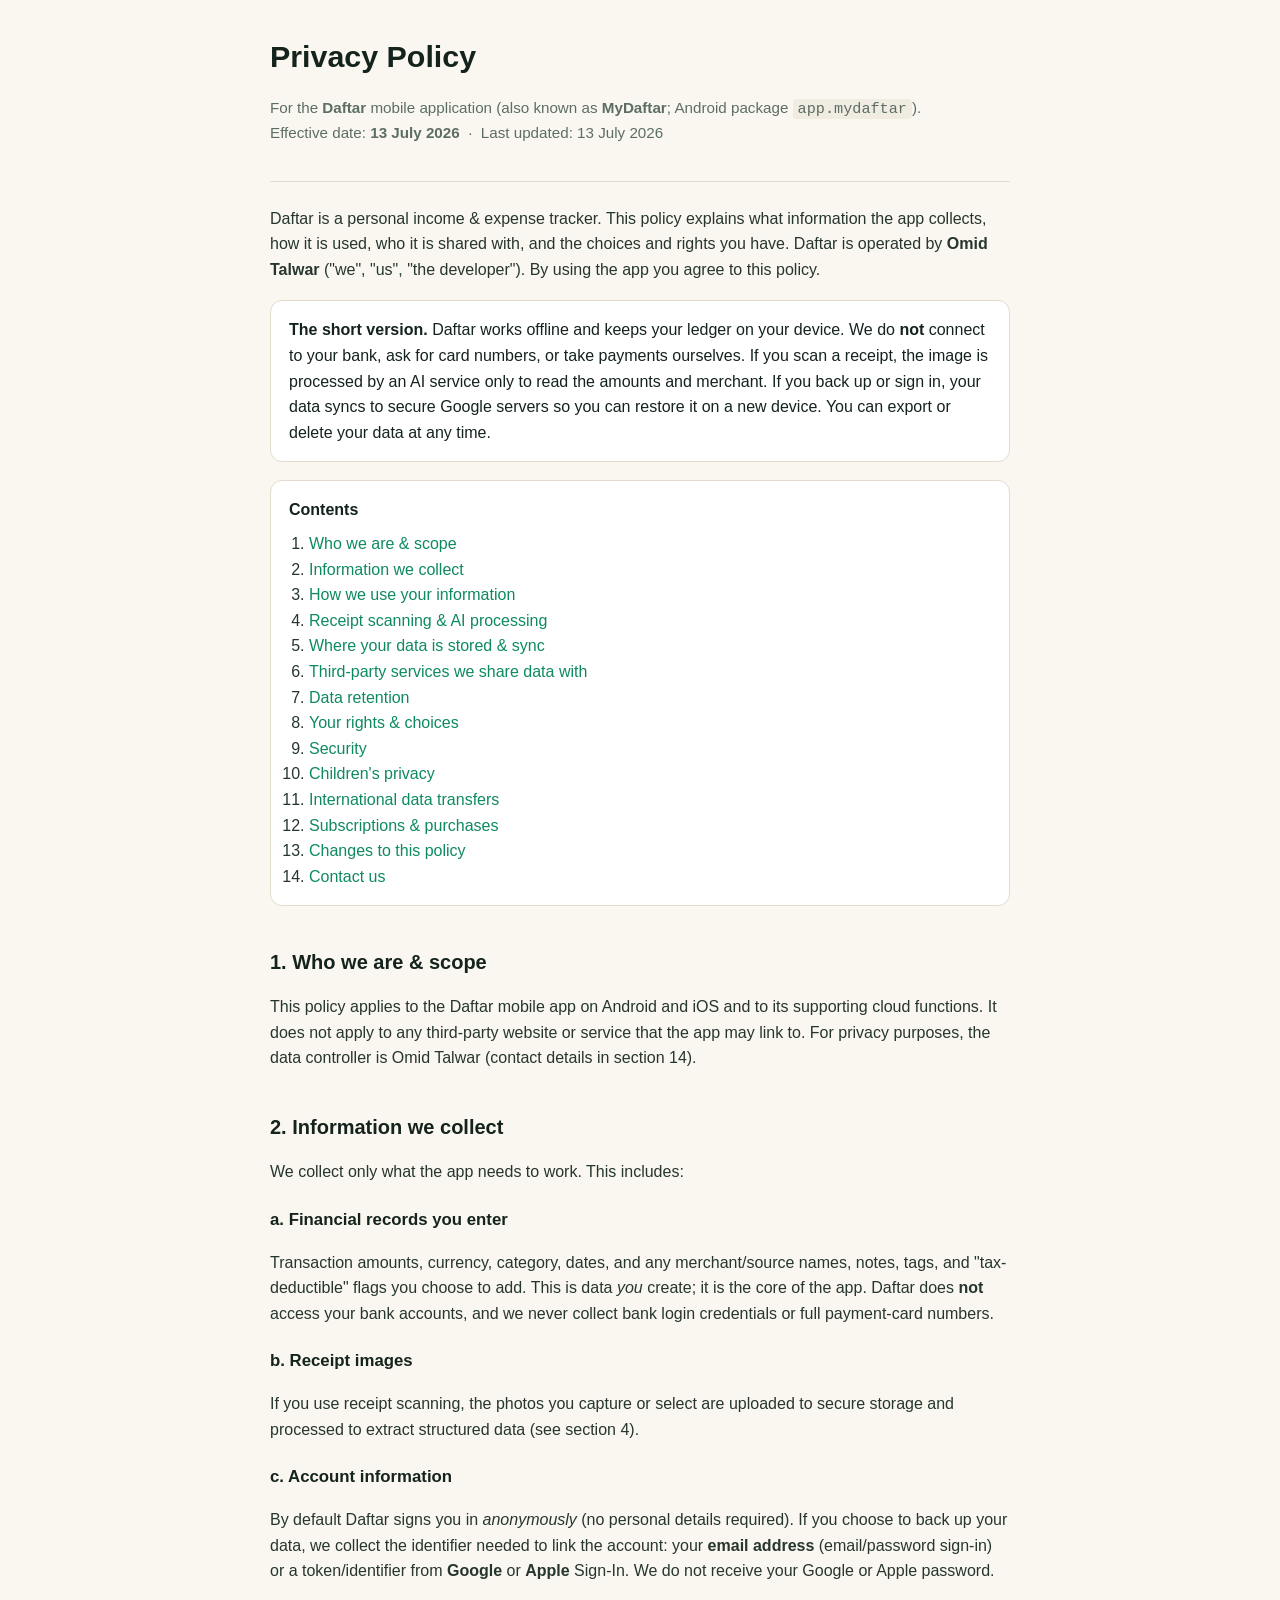
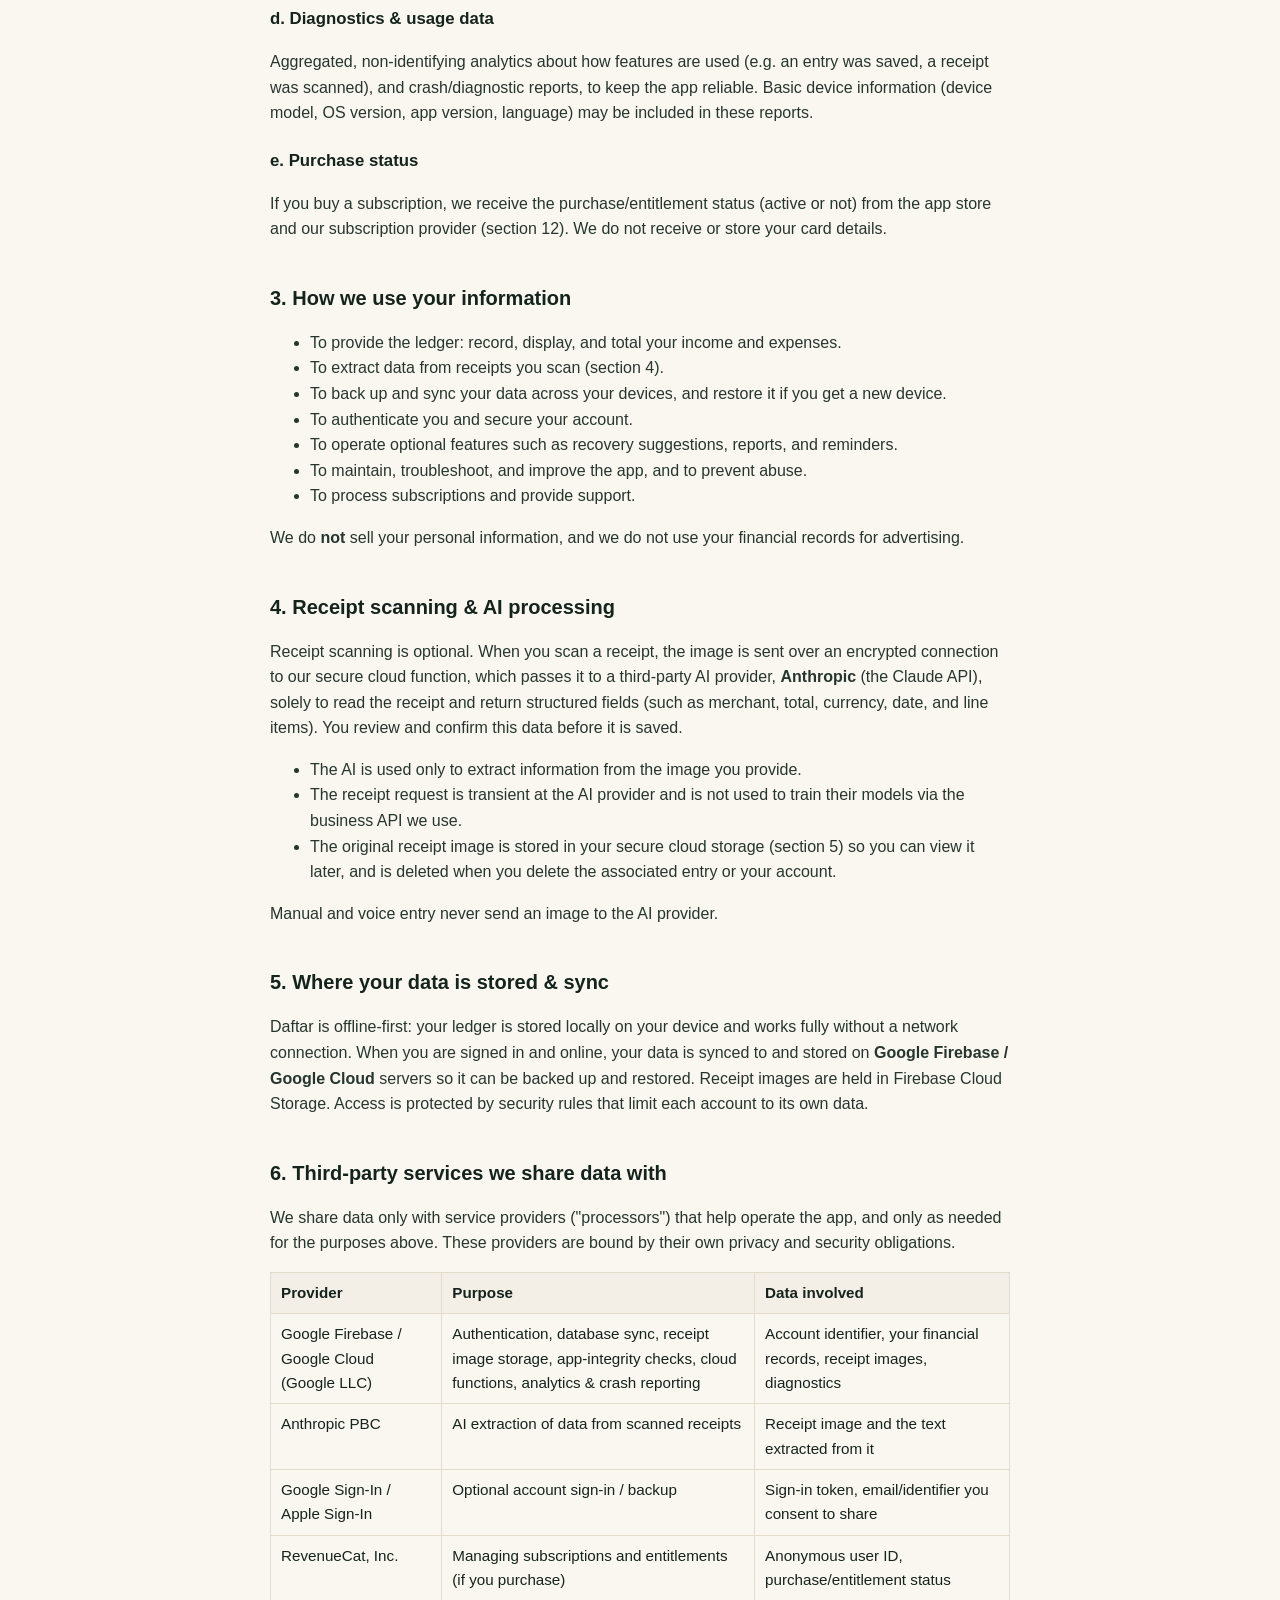
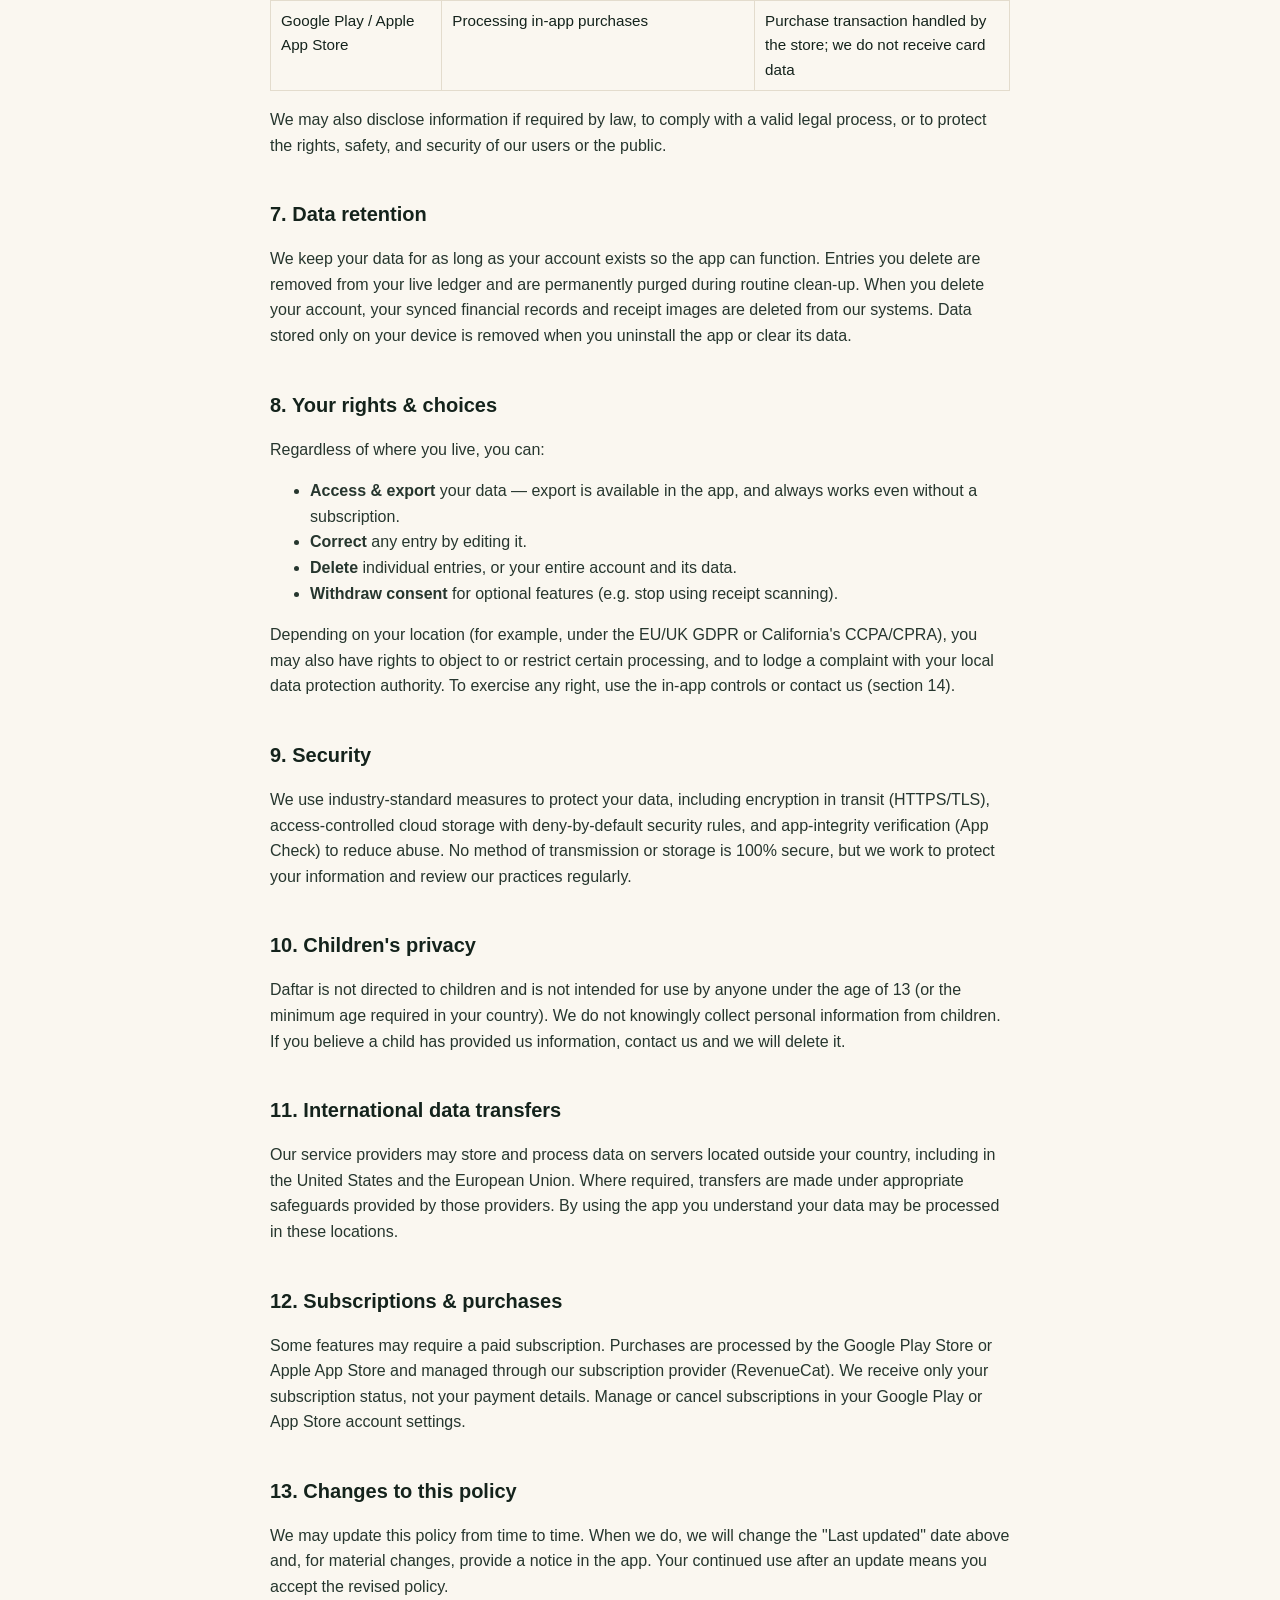
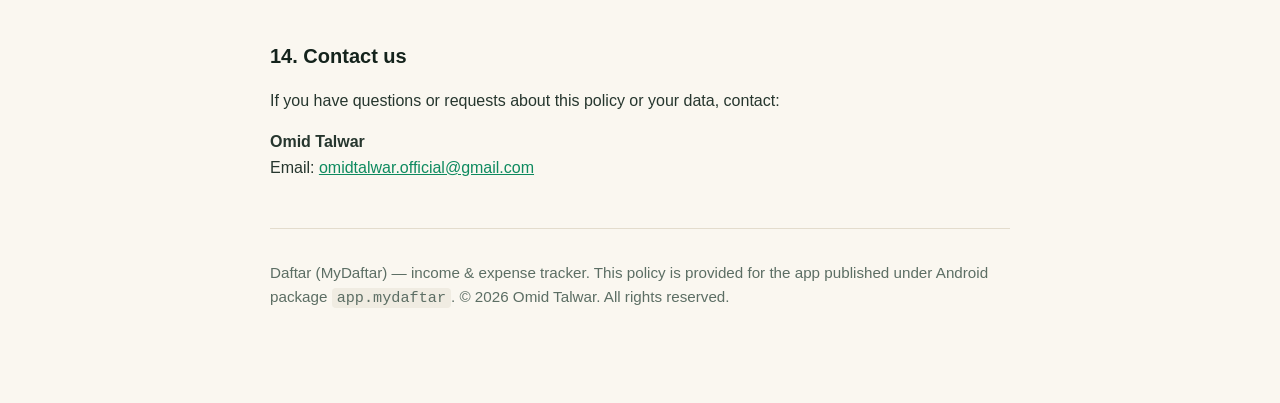
<file: privacy.html>
<!DOCTYPE html>
<html lang="en">
<head>
  <meta charset="utf-8" />
  <meta name="viewport" content="width=device-width, initial-scale=1" />
  <title>Daftar — Privacy Policy</title>
  <meta name="description" content="Privacy Policy for the Daftar (MyDaftar) income & expense tracker app." />
  <style>
    :root {
      --paper: #faf7f0;
      --surface: #ffffff;
      --ink: #14231c;
      --ink-soft: #5c6e64;
      --line: #e3dccd;
      --green: #0e8a5f;
    }
    * { box-sizing: border-box; }
    body {
      margin: 0;
      background: var(--paper);
      color: var(--ink);
      font-family: -apple-system, BlinkMacSystemFont, "Segoe UI", Roboto, Helvetica, Arial, sans-serif;
      line-height: 1.6;
    }
    .wrap { max-width: 780px; margin: 0 auto; padding: 32px 20px 80px; }
    header { border-bottom: 1px solid var(--line); padding-bottom: 20px; margin-bottom: 24px; }
    h1 { font-size: 1.9rem; margin: 0 0 6px; }
    h2 { font-size: 1.25rem; margin: 40px 0 10px; scroll-margin-top: 20px; }
    h3 { font-size: 1.05rem; margin: 22px 0 6px; }
    p, li { color: #26362e; }
    a { color: var(--green); }
    .muted { color: var(--ink-soft); font-size: 0.95rem; }
    .card {
      background: var(--surface);
      border: 1px solid var(--line);
      border-radius: 12px;
      padding: 16px 18px;
      margin: 18px 0;
    }
    nav.toc { background: var(--surface); border: 1px solid var(--line); border-radius: 12px; padding: 16px 18px; }
    nav.toc ol { margin: 8px 0 0; padding-left: 20px; }
    nav.toc a { text-decoration: none; }
    nav.toc a:hover { text-decoration: underline; }
    table { width: 100%; border-collapse: collapse; margin: 12px 0; font-size: 0.95rem; }
    th, td { text-align: left; border: 1px solid var(--line); padding: 8px 10px; vertical-align: top; }
    th { background: #f3efe6; }
    footer { margin-top: 48px; border-top: 1px solid var(--line); padding-top: 16px; }
    code { background: #f0ece2; padding: 1px 5px; border-radius: 4px; }
  </style>
</head>
<body>
  <div class="wrap">
    <header>
      <h1>Privacy Policy</h1>
      <p class="muted">
        For the <strong>Daftar</strong> mobile application (also known as <strong>MyDaftar</strong>;
        Android package <code>app.mydaftar</code>).<br />
        Effective date: <strong>13 July 2026</strong> &nbsp;·&nbsp; Last updated: 13 July 2026
      </p>
    </header>

    <p>
      Daftar is a personal income &amp; expense tracker. This policy explains what information the app
      collects, how it is used, who it is shared with, and the choices and rights you have. Daftar is
      operated by <strong>Omid Talwar</strong> ("we", "us", "the developer"). By using the app you agree
      to this policy.
    </p>

    <div class="card">
      <strong>The short version.</strong> Daftar works offline and keeps your ledger on your device.
      We do <strong>not</strong> connect to your bank, ask for card numbers, or take payments ourselves.
      If you scan a receipt, the image is processed by an AI service only to read the amounts and merchant.
      If you back up or sign in, your data syncs to secure Google servers so you can restore it on a new
      device. You can export or delete your data at any time.
    </div>

    <nav class="toc" aria-label="Contents">
      <strong>Contents</strong>
      <ol>
        <li><a href="#s1">Who we are &amp; scope</a></li>
        <li><a href="#s2">Information we collect</a></li>
        <li><a href="#s3">How we use your information</a></li>
        <li><a href="#s4">Receipt scanning &amp; AI processing</a></li>
        <li><a href="#s5">Where your data is stored &amp; sync</a></li>
        <li><a href="#s6">Third-party services we share data with</a></li>
        <li><a href="#s7">Data retention</a></li>
        <li><a href="#s8">Your rights &amp; choices</a></li>
        <li><a href="#s9">Security</a></li>
        <li><a href="#s10">Children's privacy</a></li>
        <li><a href="#s11">International data transfers</a></li>
        <li><a href="#s12">Subscriptions &amp; purchases</a></li>
        <li><a href="#s13">Changes to this policy</a></li>
        <li><a href="#s14">Contact us</a></li>
      </ol>
    </nav>

    <h2 id="s1">1. Who we are &amp; scope</h2>
    <p>
      This policy applies to the Daftar mobile app on Android and iOS and to its supporting cloud
      functions. It does not apply to any third-party website or service that the app may link to.
      For privacy purposes, the data controller is Omid Talwar (contact details in section&nbsp;14).
    </p>

    <h2 id="s2">2. Information we collect</h2>
    <p>We collect only what the app needs to work. This includes:</p>

    <h3>a. Financial records you enter</h3>
    <p>
      Transaction amounts, currency, category, dates, and any merchant/source names, notes, tags, and
      "tax-deductible" flags you choose to add. This is data <em>you</em> create; it is the core of the app.
      Daftar does <strong>not</strong> access your bank accounts, and we never collect bank login
      credentials or full payment-card numbers.
    </p>

    <h3>b. Receipt images</h3>
    <p>
      If you use receipt scanning, the photos you capture or select are uploaded to secure storage and
      processed to extract structured data (see section&nbsp;4).
    </p>

    <h3>c. Account information</h3>
    <p>
      By default Daftar signs you in <em>anonymously</em> (no personal details required). If you choose to
      back up your data, we collect the identifier needed to link the account: your <strong>email
      address</strong> (email/password sign-in) or a token/identifier from <strong>Google</strong> or
      <strong>Apple</strong> Sign-In. We do not receive your Google or Apple password.
    </p>

    <h3>d. Diagnostics &amp; usage data</h3>
    <p>
      Aggregated, non-identifying analytics about how features are used (e.g. an entry was saved, a receipt
      was scanned), and crash/diagnostic reports, to keep the app reliable. Basic device information (device
      model, OS version, app version, language) may be included in these reports.
    </p>

    <h3>e. Purchase status</h3>
    <p>
      If you buy a subscription, we receive the purchase/entitlement status (active or not) from the app
      store and our subscription provider (section&nbsp;12). We do not receive or store your card details.
    </p>

    <h2 id="s3">3. How we use your information</h2>
    <ul>
      <li>To provide the ledger: record, display, and total your income and expenses.</li>
      <li>To extract data from receipts you scan (section&nbsp;4).</li>
      <li>To back up and sync your data across your devices, and restore it if you get a new device.</li>
      <li>To authenticate you and secure your account.</li>
      <li>To operate optional features such as recovery suggestions, reports, and reminders.</li>
      <li>To maintain, troubleshoot, and improve the app, and to prevent abuse.</li>
      <li>To process subscriptions and provide support.</li>
    </ul>
    <p>
      We do <strong>not</strong> sell your personal information, and we do not use your financial records
      for advertising.
    </p>

    <h2 id="s4">4. Receipt scanning &amp; AI processing</h2>
    <p>
      Receipt scanning is optional. When you scan a receipt, the image is sent over an encrypted connection
      to our secure cloud function, which passes it to a third-party AI provider,
      <strong>Anthropic</strong> (the Claude API), solely to read the receipt and return structured fields
      (such as merchant, total, currency, date, and line items). You review and confirm this data before it
      is saved.
    </p>
    <ul>
      <li>The AI is used only to extract information from the image you provide.</li>
      <li>The receipt request is transient at the AI provider and is not used to train their models via the
        business API we use.</li>
      <li>The original receipt image is stored in your secure cloud storage (section&nbsp;5) so you can view
        it later, and is deleted when you delete the associated entry or your account.</li>
    </ul>
    <p>Manual and voice entry never send an image to the AI provider.</p>

    <h2 id="s5">5. Where your data is stored &amp; sync</h2>
    <p>
      Daftar is offline-first: your ledger is stored locally on your device and works fully without a
      network connection. When you are signed in and online, your data is synced to and stored on
      <strong>Google Firebase / Google Cloud</strong> servers so it can be backed up and restored. Receipt
      images are held in Firebase Cloud Storage. Access is protected by security rules that limit each
      account to its own data.
    </p>

    <h2 id="s6">6. Third-party services we share data with</h2>
    <p>
      We share data only with service providers ("processors") that help operate the app, and only as needed
      for the purposes above. These providers are bound by their own privacy and security obligations.
    </p>
    <table>
      <thead>
        <tr><th>Provider</th><th>Purpose</th><th>Data involved</th></tr>
      </thead>
      <tbody>
        <tr>
          <td>Google Firebase / Google Cloud (Google LLC)</td>
          <td>Authentication, database sync, receipt image storage, app-integrity checks, cloud functions, analytics &amp; crash reporting</td>
          <td>Account identifier, your financial records, receipt images, diagnostics</td>
        </tr>
        <tr>
          <td>Anthropic PBC</td>
          <td>AI extraction of data from scanned receipts</td>
          <td>Receipt image and the text extracted from it</td>
        </tr>
        <tr>
          <td>Google Sign-In / Apple Sign-In</td>
          <td>Optional account sign-in / backup</td>
          <td>Sign-in token, email/identifier you consent to share</td>
        </tr>
        <tr>
          <td>RevenueCat, Inc.</td>
          <td>Managing subscriptions and entitlements (if you purchase)</td>
          <td>Anonymous user ID, purchase/entitlement status</td>
        </tr>
        <tr>
          <td>Google Play / Apple App Store</td>
          <td>Processing in-app purchases</td>
          <td>Purchase transaction handled by the store; we do not receive card data</td>
        </tr>
      </tbody>
    </table>
    <p>
      We may also disclose information if required by law, to comply with a valid legal process, or to
      protect the rights, safety, and security of our users or the public.
    </p>

    <h2 id="s7">7. Data retention</h2>
    <p>
      We keep your data for as long as your account exists so the app can function. Entries you delete are
      removed from your live ledger and are permanently purged during routine clean-up. When you delete your
      account, your synced financial records and receipt images are deleted from our systems. Data stored
      only on your device is removed when you uninstall the app or clear its data.
    </p>

    <h2 id="s8">8. Your rights &amp; choices</h2>
    <p>Regardless of where you live, you can:</p>
    <ul>
      <li><strong>Access &amp; export</strong> your data — export is available in the app, and always works
        even without a subscription.</li>
      <li><strong>Correct</strong> any entry by editing it.</li>
      <li><strong>Delete</strong> individual entries, or your entire account and its data.</li>
      <li><strong>Withdraw consent</strong> for optional features (e.g. stop using receipt scanning).</li>
    </ul>
    <p>
      Depending on your location (for example, under the EU/UK GDPR or California's CCPA/CPRA), you may also
      have rights to object to or restrict certain processing, and to lodge a complaint with your local data
      protection authority. To exercise any right, use the in-app controls or contact us (section&nbsp;14).
    </p>

    <h2 id="s9">9. Security</h2>
    <p>
      We use industry-standard measures to protect your data, including encryption in transit (HTTPS/TLS),
      access-controlled cloud storage with deny-by-default security rules, and app-integrity verification
      (App Check) to reduce abuse. No method of transmission or storage is 100% secure, but we work to
      protect your information and review our practices regularly.
    </p>

    <h2 id="s10">10. Children's privacy</h2>
    <p>
      Daftar is not directed to children and is not intended for use by anyone under the age of 13 (or the
      minimum age required in your country). We do not knowingly collect personal information from children.
      If you believe a child has provided us information, contact us and we will delete it.
    </p>

    <h2 id="s11">11. International data transfers</h2>
    <p>
      Our service providers may store and process data on servers located outside your country, including in
      the United States and the European Union. Where required, transfers are made under appropriate
      safeguards provided by those providers. By using the app you understand your data may be processed in
      these locations.
    </p>

    <h2 id="s12">12. Subscriptions &amp; purchases</h2>
    <p>
      Some features may require a paid subscription. Purchases are processed by the Google Play Store or
      Apple App Store and managed through our subscription provider (RevenueCat). We receive only your
      subscription status, not your payment details. Manage or cancel subscriptions in your Google Play or
      App Store account settings.
    </p>

    <h2 id="s13">13. Changes to this policy</h2>
    <p>
      We may update this policy from time to time. When we do, we will change the "Last updated" date above
      and, for material changes, provide a notice in the app. Your continued use after an update means you
      accept the revised policy.
    </p>

    <h2 id="s14">14. Contact us</h2>
    <p>
      If you have questions or requests about this policy or your data, contact:
    </p>
    <p>
      <strong>Omid Talwar</strong><br />
      Email: <a href="mailto:omidtalwar.official@gmail.com">omidtalwar.official@gmail.com</a>
    </p>

    <footer>
      <p class="muted">
        Daftar (MyDaftar) — income &amp; expense tracker. This policy is provided for the app published under
        Android package <code>app.mydaftar</code>. © 2026 Omid Talwar. All rights reserved.
      </p>
    </footer>
  </div>
</body>
</html>
</file>
